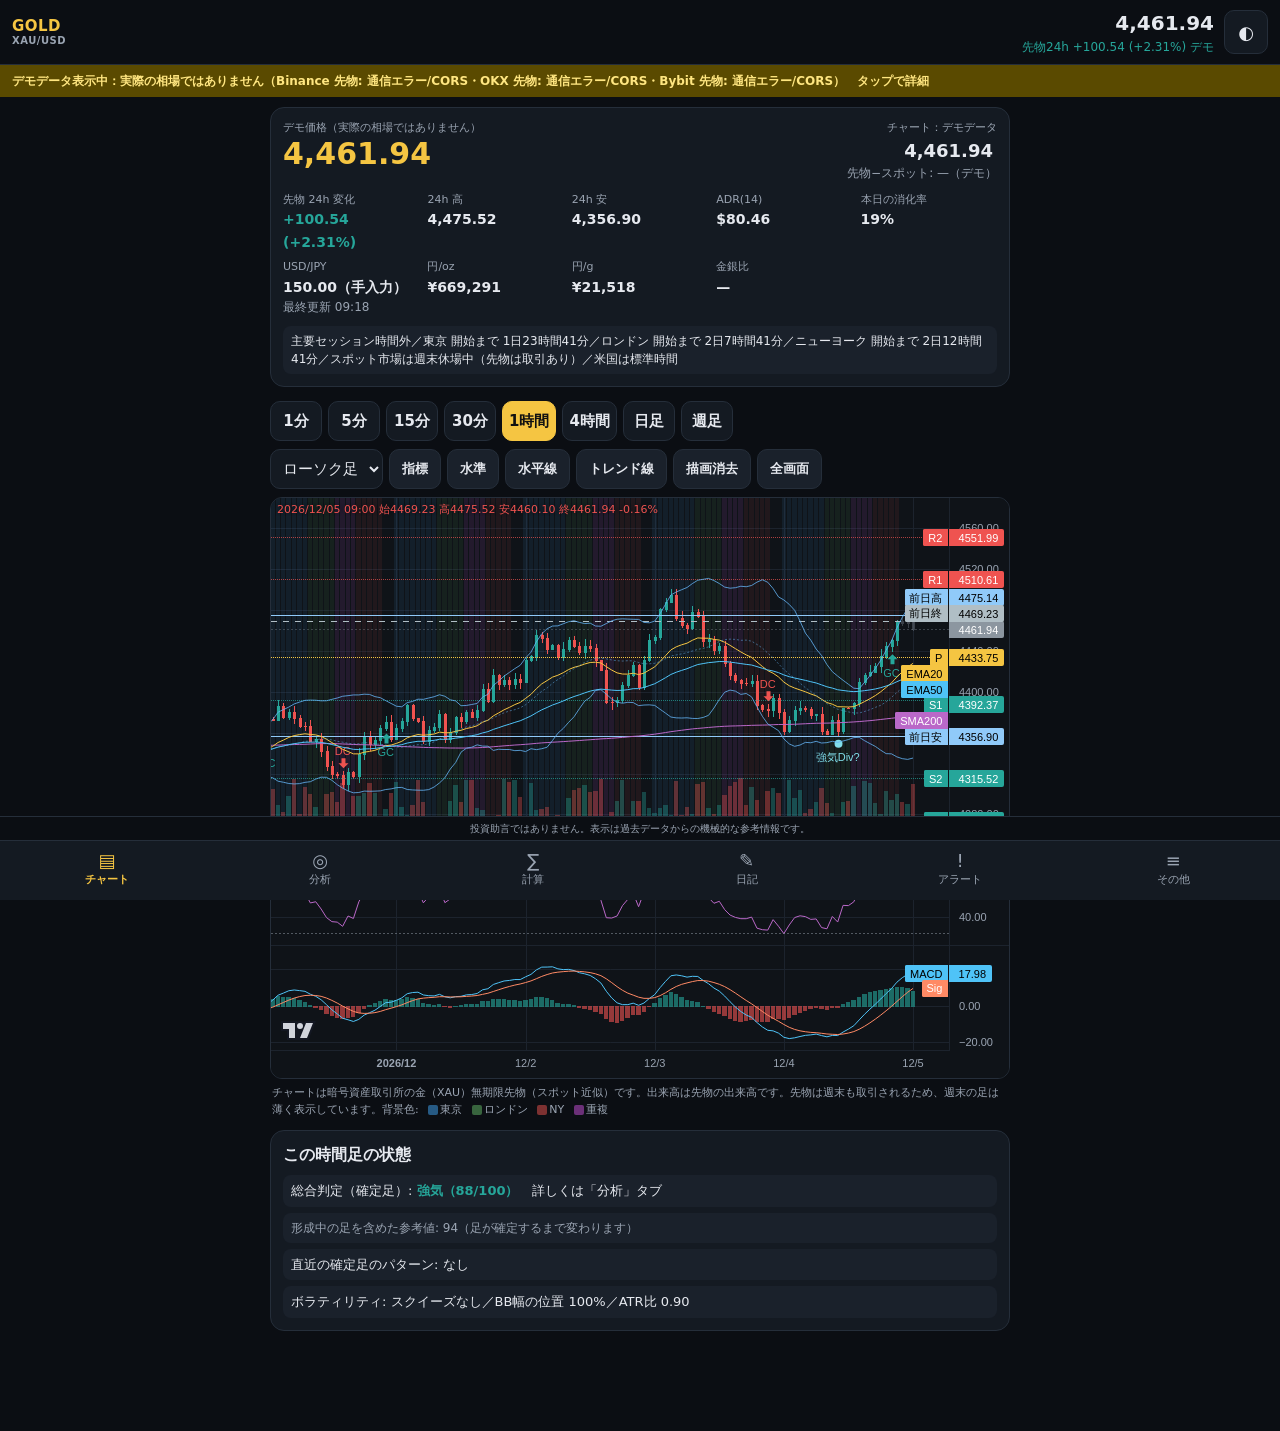
<file: index.html>
<!doctype html>
<html lang="ja" data-theme="dark">
<head>
<meta charset="utf-8">
<meta http-equiv="Content-Security-Policy" content="default-src 'self'; script-src 'self'; style-src 'self' 'unsafe-inline'; img-src 'self' data:; connect-src 'self' https://fapi.binance.com https://www.okx.com https://api.bybit.com https://api.twelvedata.com https://api.gold-api.com https://api.frankfurter.dev https://open.er-api.com https://xaus.com https://api.rss2json.com; manifest-src 'self'; worker-src 'self'; object-src 'none'; base-uri 'self'; form-action 'none'">
<meta name="viewport" content="width=device-width, initial-scale=1, viewport-fit=cover">
<meta name="theme-color" content="#0f1218">
<meta name="description" content="XAU/USD（ゴールド）の相場分析補助ツール。投資助言ではありません。">
<meta name="apple-mobile-web-app-capable" content="yes">
<meta name="apple-mobile-web-app-status-bar-style" content="black-translucent">
<meta name="apple-mobile-web-app-title" content="GOLD分析">
<title>GOLD 相場分析</title>
<link rel="manifest" href="./manifest.webmanifest">
<link rel="icon" href="./icons/icon.svg" type="image/svg+xml">
<link rel="apple-touch-icon" href="./icons/icon-192.png">
<link rel="stylesheet" href="./css/style.css">
</head>
<body>
<header class="topbar">
  <div class="brand">GOLD<span>XAU/USD</span></div>
  <div class="top-price">
    <div id="hdrPrice" class="hdr-price">—</div>
    <div id="hdrChange" class="hdr-change">—</div>
  </div>
  <button id="btnTheme" class="icon-btn" aria-label="テーマ切替" title="テーマ切替">◐</button>
</header>
<button id="sourceBar" class="source-bar" type="button">データ取得中…</button>
<div id="updateBar" class="update-bar" role="status" hidden>新しい版があります <button class="btn sm primary" id="btnUpdate" type="button">更新する</button></div>

<main>
<!-- ============ チャート ============ -->
<section id="tab-chart" class="tab active" aria-label="チャート">
  <div class="price-card card">
    <div class="pc-row">
      <div>
        <div id="spotLabel" class="label">スポット参考値 gold-api.com</div>
        <div id="spotPrice" class="big-price">—</div>
      </div>
      <div class="pc-right">
        <div id="futLabel" class="label">チャート：—</div>
        <div class="mid-price"><span id="futPrice">—</span><span id="futStale" class="stale-note"></span></div>
        <div id="basisText" class="small">先物−スポット: —</div>
      </div>
    </div>
    <div class="pc-grid">
      <div><span class="label">先物 24h 変化</span><b id="chg24">—</b></div>
      <div><span class="label">24h 高</span><b id="hi24">—</b></div>
      <div><span class="label">24h 安</span><b id="lo24">—</b></div>
      <div><span class="label">ADR(14)</span><b id="adrVal">—</b></div>
      <div><span class="label">本日の消化率</span><b id="adrProg">—</b></div>
      <div><span class="label">USD/JPY</span><b id="usdjpy">—</b></div>
      <div><span class="label">円/oz</span><b id="yenOz">—</b></div>
      <div><span class="label">円/g</span><b id="yenG">—</b></div>
      <div><span class="label">金銀比</span><b id="gsr">—</b></div>
    </div>
    <div id="pcUpdated" class="small"></div>
    <div id="sessionClock" class="session-clock">セッション: —</div>
  </div>

  <div class="tf-bar" id="tfBar" role="tablist" aria-label="時間足"></div>
  <div class="toolbar">
    <select id="chartType" aria-label="チャートの種類">
      <option value="candle">ローソク足</option>
      <option value="heikin">平均足</option>
      <option value="line">ライン</option>
      <option value="area">エリア</option>
    </select>
    <button class="btn sm" id="btnIndicators">指標</button>
    <button class="btn sm" id="btnLevels">水準</button>
    <button class="btn sm toggle" id="btnHline" aria-pressed="false">水平線</button>
    <button class="btn sm toggle" id="btnTrend" aria-pressed="false">トレンド線</button>
    <button class="btn sm" id="btnClearDraw">描画消去</button>
    <button class="btn sm" id="btnFull">全画面</button>
  </div>
  <div class="chart-wrap" id="chartWrap">
    <div id="legend" class="legend">—</div>
    <button class="btn sm fs-close" id="btnFsClose">閉じる</button>
    <div id="chart" class="chart"></div>
    <div id="chartMsg" class="chart-msg" hidden></div>
  </div>
  <p class="note">チャートは暗号資産取引所の金（XAU）無期限先物（スポット近似）です。出来高は先物の出来高です。先物は週末も取引されるため、週末の足は<span id="weekendNote">薄く表示</span>しています。背景色: <span class="sw tokyo"></span>東京 <span class="sw london"></span>ロンドン <span class="sw ny"></span>NY <span class="sw ov"></span>重複</p>
  <div class="card">
    <h3>この時間足の状態</h3>
    <div id="chartInfo" class="info-list"></div>
  </div>
</section>

<!-- ============ 分析 ============ -->
<section id="tab-analysis" class="tab" aria-label="分析">
  <div class="card">
    <h2>総合判定 <small id="compTf"></small></h2>
    <div class="gauge"><div id="gaugeFill" class="gauge-fill"></div><div id="gaugeMark" class="gauge-mark"></div></div>
    <div class="gauge-labels"><span>弱気</span><span>中立</span><span>強気</span></div>
    <div class="comp-head"><span id="compScore" class="comp-score">—</span><span id="compLabel" class="pill">—</span></div>
    <p id="compLive" class="small note-dim"></p>
    <p id="compSummary" class="summary"></p>
    <ul id="compReasons" class="reasons"></ul>
    <p class="disclaimer-inline">これは過去の価格から機械的に計算した参考情報で、将来の値動きや売買を示すものではありません。</p>
  </div>
  <div class="card">
    <h3>指標ごとの判定</h3>
    <table class="tbl"><thead><tr><th>指標</th><th>値</th><th>傾向</th><th>重み</th></tr></thead><tbody id="judgeTable"></tbody></table>
    <h4>参考（スコアに含めない）</h4>
    <table class="tbl"><tbody id="refTable"></tbody></table>
  </div>
  <div class="card">
    <h3>マルチタイムフレーム</h3>
    <p class="small">5分〜日足の総合判定を順番に取得します（取得間隔 300ms）。</p>
    <button class="btn" id="btnMtf">読み込む</button>
    <div class="tbl-wrap"><table class="tbl"><thead><tr><th>足</th><th>判定</th><th>スコア</th><th>RSI</th><th>MACD</th><th>ADX</th></tr></thead><tbody id="mtfTable"></tbody></table></div>
    <p id="mtfAgree" class="small"></p>
  </div>
  <div class="card">
    <h3>シグナル・パターン・ボラティリティ</h3>
    <div id="signalList" class="info-list"></div>
  </div>
  <div class="card">
    <h3>水準</h3>
    <div class="seg" id="pivotSeg">
      <button data-m="classic" class="on">クラシック</button><button data-m="fibonacci">フィボ</button><button data-m="camarilla">カマリラ</button>
    </div>
    <p id="levelSource" class="small"></p>
    <table class="tbl"><tbody id="pivotTable"></tbody></table>
    <h4>前日・前週・前月の高安</h4>
    <table class="tbl"><tbody id="prevHLTable"></tbody></table>
    <h4>サポート/レジスタンス（自動）</h4>
    <table class="tbl"><tbody id="srTable"></tbody></table>
    <h4>フィボナッチ（直近100本・自動）</h4>
    <table class="tbl"><tbody id="fibTable"></tbody></table>
    <h4>ラウンドナンバー</h4>
    <p id="roundText" class="small"></p>
  </div>
  <div class="card">
    <h3>統計</h3>
    <table class="tbl"><tbody id="statsTable"></tbody></table>
    <h4>期間リターン（日足）</h4>
    <table class="tbl"><tbody id="returnsTable"></tbody></table>
    <h4>時間帯別の平均値幅（JST・1時間足）</h4>
    <div id="heatmap" class="heatmap"></div>
    <h4>曜日別の平均値幅（JST）</h4>
    <div id="weekdayBars" class="bars"></div>
    <h4>季節性（月別の平均騰落率・xaus.com 5年日足）</h4>
    <button class="btn sm" id="btnSeason">読み込む</button>
    <div id="seasonBars" class="bars"></div>
    <h4>相関（日次リターン）・ドル指数</h4>
    <button class="btn sm" id="btnCorr">読み込む</button>
    <table class="tbl"><tbody id="corrTable"></tbody></table>
  </div>
  <div class="card">
    <h3>先物の建玉・資金調達率</h3>
    <table class="tbl"><tbody id="derivTable"></tbody></table>
  </div>
</section>

<!-- ============ 計算 ============ -->
<section id="tab-tools" class="tab" aria-label="計算">
  <div class="card">
    <h3>ロット・リスク計算</h3>
    <div class="form">
      <label>口座残高<input id="lotBalance" inputmode="decimal"></label>
      <label>口座通貨<select id="lotCurrency"><option value="JPY">円</option><option value="USD">ドル</option></select></label>
      <label>許容損失 %<input id="lotRisk" inputmode="decimal"></label>
      <label>売買<select id="lotSide"><option value="buy">買い</option><option value="sell">売り</option></select></label>
      <label>エントリー価格<input id="lotEntry" inputmode="decimal"></label>
      <label>損切り価格<input id="lotStop" inputmode="decimal"></label>
      <label>USD/JPY（空欄なら自動）<input id="lotUsdJpy" inputmode="decimal"></label>
    </div>
    <div class="btn-row"><button class="btn sm" id="btnLotNow">現在値とATRで埋める</button></div>
    <div id="lotResult" class="result"></div>
    <p class="small" id="lotNote"></p>
  </div>
  <div class="card">
    <h3>ATR 基準の損切り・利確の目安</h3>
    <div class="form">
      <label>売買<select id="atrSide"><option value="buy">買い</option><option value="sell">売り</option></select></label>
      <label>エントリー<input id="atrEntry" inputmode="decimal"></label>
      <label>ATR(14)<input id="atrValue" inputmode="decimal"></label>
      <label>倍率<input id="atrMult" inputmode="decimal"></label>
    </div>
    <div class="btn-row"><button class="btn sm" id="btnAtrRefill" type="button">ATR から入れ直す</button></div>
    <div id="atrResult" class="result"></div>
    <h4>リスクリワード比</h4>
    <div class="form">
      <label>損切り<input id="rrStop" inputmode="decimal"></label>
      <label>利確<input id="rrTarget" inputmode="decimal"></label>
    </div>
    <div id="rrResult" class="result"></div>
  </div>
  <div class="card">
    <h3>pips・損益計算</h3>
    <div class="form">
      <label>売買<select id="pnlSide"><option value="buy">買い</option><option value="sell">売り</option></select></label>
      <label>エントリー<input id="pnlEntry" inputmode="decimal"></label>
      <label>決済<input id="pnlExit" inputmode="decimal"></label>
      <label>ロット<input id="pnlLots" inputmode="decimal" value="0.1"></label>
    </div>
    <div id="pnlResult" class="result"></div>
  </div>
  <div class="card">
    <h3>必要証拠金</h3>
    <div class="form">
      <label>ロット<input id="mgLots" inputmode="decimal" value="0.1"></label>
      <label>価格<input id="mgPrice" inputmode="decimal"></label>
      <label>レバレッジ<input id="mgLev" inputmode="decimal"></label>
    </div>
    <div id="mgResult" class="result"></div>
  </div>
  <p class="small">1 lot の oz 数・pip の大きさ・ロット刻みは業者により異なります。「その他 → 設定」で変更できます。計算結果は目安です。</p>
</section>

<!-- ============ 日記 ============ -->
<section id="tab-journal" class="tab" aria-label="トレード日記">
  <div class="card">
    <h3>トレードを記録</h3>
    <div class="form">
      <label>日時<input id="jDate" type="datetime-local"></label>
      <label>売買<select id="jSide"><option value="buy">買い</option><option value="sell">売り</option></select></label>
      <label>エントリー<input id="jEntry" inputmode="decimal"></label>
      <label>決済<input id="jExit" inputmode="decimal"></label>
      <label>ロット<input id="jLots" inputmode="decimal" value="0.1"></label>
      <label>損益（空欄なら自動計算・口座通貨）<input id="jPnl" inputmode="decimal"></label>
    </div>
    <label class="full">メモ<textarea id="jMemo" rows="2" maxlength="500"></textarea></label>
    <div class="btn-row"><button class="btn primary" id="btnJAdd">記録する</button></div>
  </div>
  <div class="card">
    <h3>成績</h3>
    <div id="jStats" class="stat-grid"></div>
    <canvas id="jChart" class="pnl-canvas" width="600" height="220" aria-label="累積損益グラフ"></canvas>
  </div>
  <div class="card">
    <h3>履歴</h3>
    <div id="jList" class="j-list"></div>
  </div>
</section>

<!-- ============ アラート ============ -->
<section id="tab-alerts" class="tab" aria-label="アラートとカレンダー">
  <div class="card">
    <h3>価格アラート</h3>
    <div class="form">
      <label>価格<input id="alPrice" inputmode="decimal"></label>
      <label>条件<select id="alDir"><option value="above">上抜け（以上）</option><option value="below">下抜け（以下）</option></select></label>
    </div>
    <div class="btn-row"><button class="btn primary" id="btnAlAdd">追加</button></div>
    <div id="alList" class="j-list"></div>
  </div>
  <div class="card">
    <h3>指標アラート（表示中の時間足）</h3>
    <label class="chk"><input type="checkbox" id="alRsi"> RSI が 70 / 30 を抜けたとき</label>
    <label class="chk"><input type="checkbox" id="alEma"> EMA 短期/長期のクロス</label>
    <label class="chk"><input type="checkbox" id="alSt"> スーパートレンドの向きが変わったとき</label>
    <h4>通知方法</h4>
    <label class="chk"><input type="checkbox" id="alNotify"> ブラウザ通知</label>
    <label class="chk"><input type="checkbox" id="alSound"> 音</label>
    <label class="chk"><input type="checkbox" id="alVibrate"> バイブ（対応端末のみ）</label>
    <div class="btn-row"><button class="btn sm" id="btnNotifyPerm">通知を許可する</button><button class="btn sm" id="btnTestAlert">テスト</button></div>
    <p class="small">通知はアプリを開いている間（またはバックグラウンドで動作が続いている間）だけ届きます。サーバーを使わないため、アプリを閉じた後のプッシュ通知はできません。</p>
  </div>
  <div class="card">
    <h3>経済指標カレンダー</h3>
    <p class="small">ゴールドに影響しやすい米指標の予定です。日程は目安なので公式発表で確認し、必要に応じて編集してください。時刻は日本時間。</p>
    <div id="calList" class="j-list"></div>
    <h4>予定を追加</h4>
    <div class="form">
      <label>日時（JST）<input id="calDate" type="datetime-local"></label>
      <label>名前<input id="calName" maxlength="60"></label>
      <label>重要度<select id="calImp"><option value="3">高</option><option value="2">中</option><option value="1">低</option></select></label>
      <label>事前通知（分前）<input id="calMin" inputmode="numeric"></label>
    </div>
    <label class="full">ゴールドへの影響メモ<input id="calMemo" maxlength="120"></label>
    <div class="btn-row"><button class="btn primary" id="btnCalAdd">追加</button><button class="btn sm" id="btnCalReset">既定の予定に戻す</button></div>
  </div>
  <div class="card">
    <h3>ニュース（RSS）</h3>
    <p class="small">rss2json.com 経由で RSS を読み込みます（任意機能。無料枠の回数は未確認）。</p>
    <button class="btn sm" id="btnNews">読み込む</button>
    <ul id="newsList" class="news"></ul>
  </div>
</section>

<!-- ============ その他 ============ -->
<section id="tab-more" class="tab" aria-label="設定とヘルプ">
  <div class="card">
    <h3>データ</h3>
    <div class="form">
      <label>データソース<select id="setSource">
        <option value="auto">自動（Binance→OKX→Bybit→デモ）</option>
        <option value="binance">Binance 先物のみ</option>
        <option value="okx">OKX 先物のみ</option>
        <option value="bybit">Bybit 先物のみ</option>
        <option value="twelvedata">Twelve Data（キー必要）</option>
        <option value="demo">デモデータ</option>
      </select></label>
      <label>現在値の更新（秒）<input id="setPriceInt" inputmode="numeric"></label>
      <label>Twelve Data APIキー（任意）<input id="setApiKey" type="password" autocomplete="off" placeholder="未設定"></label>
    </div>
    <p class="small">APIキーはこの端末の localStorage にだけ保存され、エクスポートには含まれません。キーが無くても無料の公開データで動きます。</p>
    <div class="btn-row"><button class="btn sm" id="btnResetBlocked">地域制限の記録をリセット</button><button class="btn sm" id="btnClearCache">キャッシュを消去</button></div>
  </div>
  <div class="card">
    <h3>取引条件</h3>
    <div class="form">
      <label>口座通貨<select id="setCurrency"><option value="JPY">円</option><option value="USD">ドル</option></select></label>
      <label>USD/JPY 自動取得<select id="setUsdJpyAuto"><option value="1">する</option><option value="0">しない</option></select></label>
      <label>USD/JPY（手入力・取得失敗時）<input id="setUsdJpy" inputmode="decimal"></label>
      <label>口座残高<input id="setBalance" inputmode="decimal"></label>
      <label>許容損失 %<input id="setRisk" inputmode="decimal"></label>
      <label>1 lot の oz 数<input id="setContract" inputmode="decimal"></label>
      <label>ロット刻み<input id="setLotStep" inputmode="decimal"></label>
      <label>最小ロット<input id="setMinLot" inputmode="decimal"></label>
      <label>最大ロット<input id="setMaxLot" inputmode="decimal"></label>
      <label>1 pip の大きさ（$）<input id="setPip" inputmode="decimal"></label>
      <label>レバレッジ<input id="setLev" inputmode="decimal"></label>
      <label>ATR 損切り倍率<input id="setAtrMult" inputmode="decimal"></label>
      <label>利確の RR（カンマ区切り）<input id="setRR"></label>
    </div>
  </div>
  <div class="card">
    <h3>表示</h3>
    <div class="form">
      <label>テーマ<select id="setTheme"><option value="dark">ダーク</option><option value="light">ライト</option></select></label>
      <label>週末の足<select id="setWeekend"><option value="dim">薄く表示</option><option value="hide">非表示</option><option value="show">通常表示</option></select></label>
      <label>セッション背景色<select id="setSessionBg"><option value="1">表示</option><option value="0">非表示</option></select></label>
    </div>
  </div>
  <div class="card">
    <h3>総合判定の重み</h3>
    <div class="form" id="weightsForm"></div>
    <button class="btn sm" id="btnWeightsReset">既定に戻す</button>
  </div>
  <div class="card">
    <h3>設定のエクスポート / インポート</h3>
    <label class="chk"><input type="checkbox" id="expJournal"> トレード日記も含める</label>
    <div class="btn-row"><button class="btn sm" id="btnExport">エクスポート（JSON）</button><label class="btn sm file-btn">インポート<input type="file" id="fileImport" accept="application/json,.json" hidden></label></div>
    <p id="importResult" class="small"></p>
    <div class="btn-row"><button class="btn sm" id="btnUndoImport" type="button" hidden>インポート前に戻す</button></div>
  </div>
  <div class="card">
    <h3>ヘルプ・用語集</h3>
    <details><summary>SMA / EMA（移動平均）</summary><p>一定期間の終値の平均。価格が線の上なら上昇基調、下なら下降基調の目安。短期線が長期線を上抜けるとゴールデンクロス（GC）、下抜けるとデッドクロス（DC）。</p></details>
    <details><summary>ボリンジャーバンド</summary><p>移動平均 ± 標準偏差×2。バンド幅が狭まる（スクイーズ）と、その後に値動きが大きくなりやすいと言われます。%B は価格がバンドのどこにあるか（0=下限、1=上限）。</p></details>
    <details><summary>一目均衡表</summary><p>転換線(9)・基準線(26)・先行スパン A/B（26本先にずらす＝雲）・遅行スパン（26本前にずらす）。価格が雲の上なら上昇寄り。</p></details>
    <details><summary>パラボリック SAR / スーパートレンド</summary><p>トレンド追随型の指標。点（線）が価格の下なら上昇トレンド、上なら下降トレンド。反転位置は損切りの目安としても使われます。</p></details>
    <details><summary>RSI</summary><p>0〜100 の値で、70 以上は買われすぎ、30 以下は売られすぎの目安。強いトレンドでは張り付くことがあります。</p></details>
    <details><summary>MACD</summary><p>EMA12 と EMA26 の差。シグナル線（MACD の EMA9）より上なら上昇の勢い。ヒストグラムは差の大きさ。</p></details>
    <details><summary>ストキャスティクス</summary><p>直近14本の高安の中で終値がどこにあるか。80 以上・20 以下で %K と %D がクロスすると反転の兆しとされます。</p></details>
    <details><summary>ADX / DMI</summary><p>ADX はトレンドの強さ（25 以上で強い、20 未満で弱い）。+DI が −DI より上なら上昇方向。</p></details>
    <details><summary>ATR / ADR</summary><p>ATR は1本あたりの平均的な値幅。損切り幅の目安に使われます。ADR は平均日次値幅で、本日の消化率が 100% に近いと残りの値幅は小さいことが多いです。</p></details>
    <details><summary>CCI / ウィリアムズ%R / ROC / モメンタム</summary><p>いずれも勢いを見るオシレーター。CCI は ±100、%R は −20/−80 が目安。ROC・モメンタムは 0 より上で上向き。</p></details>
    <details><summary>VWAP</summary><p>出来高加重平均価格（日本時間 9:00＝UTC 0時にリセット）。日中の平均的な取引コストの目安。ここでの出来高は先物の出来高です。</p></details>
    <details><summary>ピボット</summary><p>前日の高値・安値・終値から計算する当日の目安ライン（P・R1〜3・S1〜3）。カマリラは終値中心の狭いライン。</p></details>
    <details><summary>フィボナッチ・リトレースメント</summary><p>直近の高値と安値の間を 23.6% / 38.2% / 50% / 61.8% などで区切った押し目・戻りの目安。</p></details>
    <details><summary>ダイバージェンス</summary><p>価格は安値（高値）を更新したのに RSI は更新しない状態。勢いの衰えの可能性を示します（「可能性」の表示です）。</p></details>
    <details><summary>先物とスポット・週末の足</summary><p>チャートは暗号資産取引所の金の無期限先物で、スポット価格とは数ドルずれることがあります（ベーシス）。先物は週末も動くため、FX 業者の MT4 等とは週末を含む期間の指標値がずれます。</p></details>
    <details><summary>セッション</summary><p>東京 9:00–18:00、ロンドン 8:00–17:00（現地）、NY 8:00–17:00（現地）。夏時間は自動で反映します。ロンドンと NY の重複時間帯は値動きが大きくなりやすいとされます。</p></details>
  </div>
  <div class="card">
    <h3>免責事項</h3>
    <p class="small">本アプリは相場分析の補助ツールであり、投資助言ではありません。表示される判定・シグナル・数値は過去の価格から機械的に計算した参考情報で、将来の値動きや利益を保証するものではありません。データは無料の公開 API から取得しており、遅延・誤り・欠落の可能性があります。取引の判断はご自身の責任で行ってください。</p>
    <p class="small">データ: Binance / OKX / Bybit（先物）、gold-api.com（スポット）、frankfurter（api.frankfurter.dev）・open.er-api.com（為替）、xaus.com（長期日足）。チャート: TradingView Lightweight Charts（下記）。</p>
    <h4>チャートライブラリ</h4>
    <p class="small">TradingView Lightweight Charts™ v5.2.0<br>Copyright (с) 2025 TradingView, Inc. <a href="https://www.tradingview.com/" target="_blank" rel="noopener noreferrer">https://www.tradingview.com/</a><br>ライセンス: Apache License 2.0（<a href="./vendor/lightweight-charts.LICENSE.txt" target="_blank" rel="noopener">vendor/lightweight-charts.LICENSE.txt</a>・<a href="./vendor/lightweight-charts.NOTICE.txt" target="_blank" rel="noopener">NOTICE</a>）。本アプリに同梱し、改変せずに使っています。</p>
    <p class="small"><a href="./tests.html">計算関数のテストを開く</a></p>
  </div>
</section>
</main>

<p class="disclaimer">投資助言ではありません。表示は過去データからの機械的な参考情報です。</p>

<nav class="bottom-nav" aria-label="メニュー">
  <button data-tab="chart" class="active"><span class="ni">▤</span>チャート</button>
  <button data-tab="analysis"><span class="ni">◎</span>分析</button>
  <button data-tab="tools"><span class="ni">∑</span>計算</button>
  <button data-tab="journal"><span class="ni">✎</span>日記</button>
  <button data-tab="alerts"><span class="ni">!</span>アラート</button>
  <button data-tab="more"><span class="ni">≡</span>その他</button>
</nav>

<dialog id="dlgIndicators" class="sheet">
  <form method="dialog" class="sheet-inner">
    <h3>指標の表示とパラメータ</h3>
    <div id="indForm"></div>
    <div class="btn-row"><button class="btn primary" value="ok">閉じる</button></div>
  </form>
</dialog>
<dialog id="dlgLevels" class="sheet">
  <form method="dialog" class="sheet-inner">
    <h3>水準・マーカー</h3>
    <div id="lvForm"></div>
    <div class="btn-row"><button class="btn primary" value="ok">閉じる</button></div>
  </form>
</dialog>
<dialog id="dlgSource" class="sheet">
  <form method="dialog" class="sheet-inner">
    <h3>データソースの状態</h3>
    <div id="srcDetail"></div>
    <div class="btn-row"><button class="btn sm" id="btnRetry" value="retry">今すぐ再取得</button><button class="btn primary" value="ok">閉じる</button></div>
  </form>
</dialog>
<dialog id="dlgImport" class="sheet">
  <form method="dialog" class="sheet-inner">
    <h3>インポートの確認</h3>
    <p class="small">取り込み方を選んでください。日記などは「追加」にすると今の記録を残します。</p>
    <label class="chk"><input type="radio" name="impMode" value="replace" checked> 置き換え（ファイルの内容にする）</label>
    <label class="chk"><input type="radio" name="impMode" value="merge"> 追加（同じ記録は除く）</label>
    <ul id="impPlan" class="reasons small"></ul>
    <p class="small">取り込む前の状態は自動で保存します。「その他 → インポート前に戻す」で 1 回だけ元に戻せます。</p>
    <div class="btn-row"><button class="btn sm" value="cancel">やめる</button><button class="btn primary" value="ok">取り込む</button></div>
  </form>
</dialog>
<div id="toast" class="toast" role="status" aria-live="polite"></div>

<script type="module" src="./js/app.js"></script>
</body>
</html>
</file>
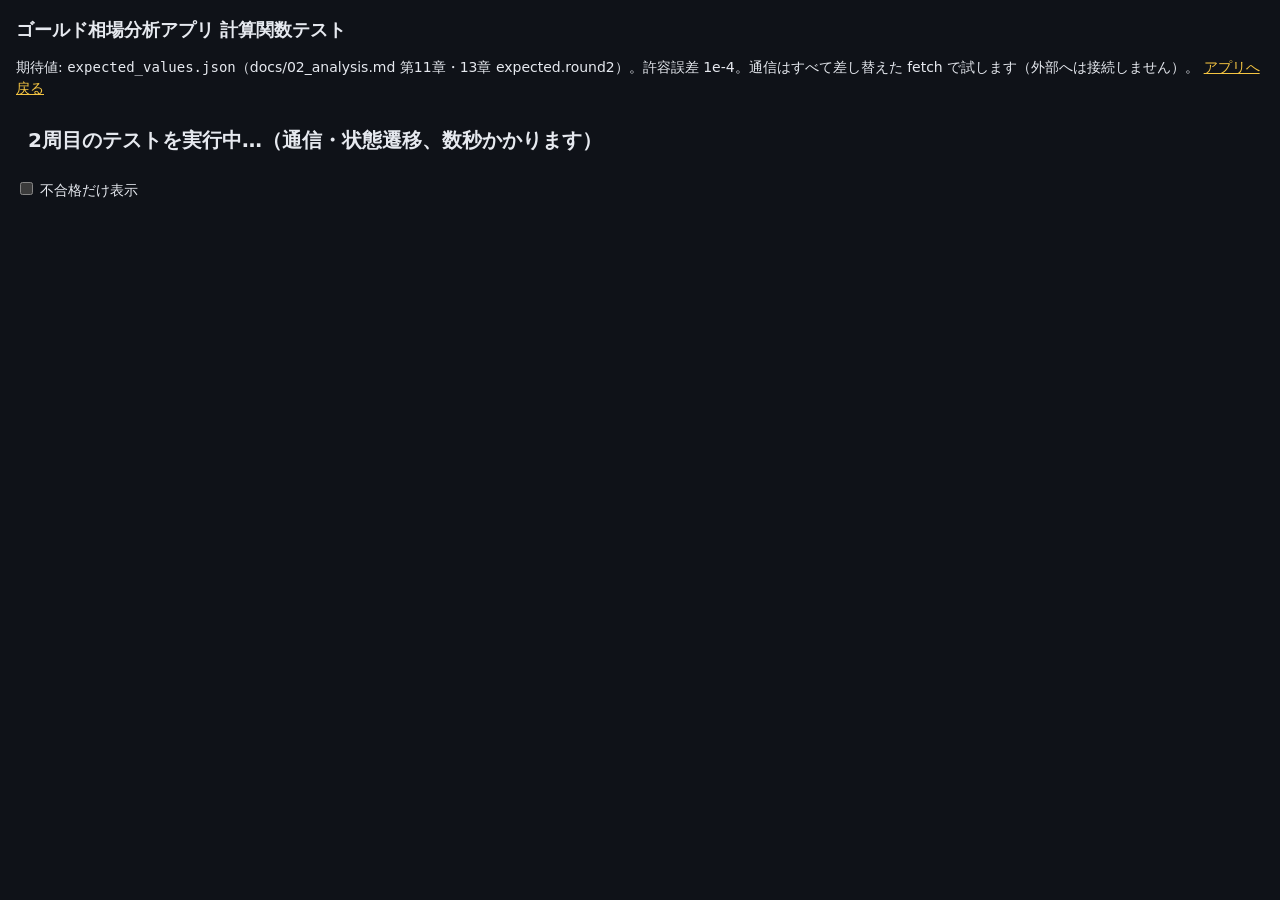
<file: tests.html>
<!doctype html>
<html lang="ja">
<head>
<meta charset="utf-8">
<meta http-equiv="Content-Security-Policy" content="default-src 'self'; script-src 'self'; style-src 'self' 'unsafe-inline'; img-src 'self' data:; connect-src 'self' https://fapi.binance.com https://www.okx.com https://api.bybit.com https://api.twelvedata.com https://api.gold-api.com https://api.frankfurter.dev https://open.er-api.com https://xaus.com https://api.rss2json.com; manifest-src 'self'; worker-src 'self'; object-src 'none'; base-uri 'self'; form-action 'none'">
<meta name="viewport" content="width=device-width, initial-scale=1">
<title>計算関数テスト</title>
<style>
  :root { color-scheme: dark; }
  body { margin: 0; padding: 16px; background: #0f1218; color: #e6e9ef; font: 14px/1.5 system-ui, -apple-system, "Hiragino Sans", "Noto Sans JP", sans-serif; }
  h1 { font-size: 18px; margin: 0 0 8px; }
  .sum { font-size: 20px; font-weight: 700; padding: 12px; border-radius: 10px; margin: 8px 0 12px; }
  .sum.pass { background: #12341f; color: #6ee79a; }
  .sum.fail { background: #3a1517; color: #ff8a8a; }
  table { width: 100%; border-collapse: collapse; font-size: 12px; }
  td { border-bottom: 1px solid #222a36; padding: 4px 6px; vertical-align: top; word-break: break-all; }
  tr.ok td:first-child { color: #6ee79a; white-space: nowrap; }
  tr.ng td { background: #2a1214; }
  tr.ng td:first-child { color: #ff8a8a; white-space: nowrap; }
  a { color: #f5c542; }
</style>
</head>
<body>
<h1>ゴールド相場分析アプリ 計算関数テスト</h1>
<p>期待値: <code>expected_values.json</code>（docs/02_analysis.md 第11章・13章 expected.round2）。許容誤差 1e-4。通信はすべて差し替えた fetch で試します（外部へは接続しません）。 <a href="./index.html">アプリへ戻る</a></p>
<div id="summary" class="sum">実行中…</div>
<label><input type="checkbox" id="onlyFail"> 不合格だけ表示</label>
<table><tbody id="rows"></tbody></table>
<script type="module" src="./js/tests.js"></script>
</body>
</html>
</file>
<file: css/style.css>
:root {
  --bg: #0b0e13; --card: #141a22; --card2: #1a212b; --line: #252e3a; --grid: #1c232d; --chart-bg: #0f1318;
  --text: #e6e9ef; --text-dim: #9aa4b2; --gold: #f5c542; --up: #26a69a; --down: #ef5350; --warn: #f5c542;
  --demo-bg: #5a4a00; --demo-fg: #ffe680; --cache-bg: #2f3540; --ok-bg: #12261d; --ok-fg: #8de0b3;
  --nav-h: 60px; color-scheme: dark;
}
[data-theme="light"] {
  --bg: #f3f5f8; --card: #ffffff; --card2: #f0f2f6; --line: #d9dee6; --grid: #e8ecf1; --chart-bg: #ffffff;
  --text: #1a1f27; --text-dim: #5d6775; --gold: #b8860b; --demo-bg: #fff3b0; --demo-fg: #5a4500; --cache-bg: #dde2ea;
  --ok-bg: #e3f5ec; --ok-fg: #1d6b45; color-scheme: light;
}
* { box-sizing: border-box; }
html, body { margin: 0; background: var(--bg); color: var(--text); }
body { font: 15px/1.5 system-ui, -apple-system, "Hiragino Sans", "Noto Sans JP", "Yu Gothic UI", sans-serif; padding-bottom: calc(var(--nav-h) + 28px + env(safe-area-inset-bottom)); -webkit-text-size-adjust: 100%; overflow-x: hidden; }
h2 { font-size: 18px; margin: 0 0 8px; } h3 { font-size: 16px; margin: 0 0 8px; } h4 { font-size: 14px; margin: 14px 0 6px; color: var(--text-dim); }
small, .small { font-size: 12px; color: var(--text-dim); }
a { color: var(--gold); }
button, select, input, textarea { font: inherit; color: inherit; }

.topbar { position: sticky; top: 0; z-index: 20; display: flex; align-items: center; gap: 10px; padding: calc(8px + env(safe-area-inset-top)) 12px 8px; background: var(--bg); border-bottom: 1px solid var(--line); }
.brand { font-weight: 800; color: var(--gold); letter-spacing: .5px; display: flex; flex-direction: column; line-height: 1.1; }
.brand span { font-size: 10px; color: var(--text-dim); font-weight: 600; }
.top-price { flex: 1; text-align: right; }
.hdr-price { font-size: 20px; font-weight: 700; font-variant-numeric: tabular-nums; }
.hdr-change { font-size: 12px; font-variant-numeric: tabular-nums; }
.icon-btn { min-width: 44px; min-height: 44px; border-radius: 10px; border: 1px solid var(--line); background: var(--card); font-size: 18px; }
.source-bar { display: block; width: 100%; text-align: left; border: 0; padding: 6px 12px; font-size: 12px; background: var(--ok-bg); color: var(--ok-fg); cursor: pointer; min-height: 32px; }
.source-bar.demo { background: var(--demo-bg); color: var(--demo-fg); font-weight: 700; }
.source-bar.cache { background: var(--cache-bg); color: var(--text); }

main { padding: 10px 10px 0; max-width: 760px; margin: 0 auto; }
.tab { display: none; } .tab.active { display: block; }
.card { background: var(--card); border: 1px solid var(--line); border-radius: 14px; padding: 12px; margin-bottom: 12px; }
.label { font-size: 11px; color: var(--text-dim); display: block; }
.up { color: var(--up) !important; } .down { color: var(--down) !important; }
.note { font-size: 11px; color: var(--text-dim); margin: 6px 2px 12px; }
.sw { display: inline-block; width: 10px; height: 10px; border-radius: 2px; vertical-align: middle; margin: 0 2px 0 6px; }
.sw.tokyo { background: rgba(66,165,245,.5); } .sw.london { background: rgba(102,187,106,.5); } .sw.ny { background: rgba(239,83,80,.5); } .sw.ov { background: rgba(171,71,188,.6); }

.price-card .pc-row { display: flex; justify-content: space-between; gap: 8px; }
.big-price { font-size: 30px; font-weight: 800; font-variant-numeric: tabular-nums; color: var(--gold); line-height: 1.15; }
.mid-price { font-size: 18px; font-weight: 700; font-variant-numeric: tabular-nums; }
.pc-right { text-align: right; }
.pc-grid { display: grid; grid-template-columns: repeat(3, 1fr); gap: 6px 8px; margin-top: 10px; }
.pc-grid b { font-size: 14px; font-variant-numeric: tabular-nums; }
.session-clock { margin-top: 10px; font-size: 12px; padding: 6px 8px; border-radius: 8px; background: var(--card2); }

.tf-bar { display: flex; gap: 6px; overflow-x: auto; padding: 2px 0 8px; scrollbar-width: none; }
.tf-bar::-webkit-scrollbar { display: none; }
.tf-bar button { flex: 0 0 auto; min-width: 52px; min-height: 40px; border-radius: 10px; border: 1px solid var(--line); background: var(--card); font-weight: 600; }
.tf-bar button.on { background: var(--gold); color: #111; border-color: var(--gold); }
.toolbar { display: flex; flex-wrap: wrap; gap: 6px; margin-bottom: 8px; }
.toolbar select { min-height: 40px; border-radius: 10px; border: 1px solid var(--line); background: var(--card); padding: 0 8px; }

.btn { min-height: 44px; padding: 0 16px; border-radius: 10px; border: 1px solid var(--line); background: var(--card2); font-weight: 600; cursor: pointer; display: inline-flex; align-items: center; justify-content: center; }
.btn.sm { min-height: 40px; padding: 0 12px; font-size: 13px; }
.btn.primary { background: var(--gold); color: #111; border-color: var(--gold); }
.btn.toggle[aria-pressed="true"] { background: #3d6df2; color: #fff; border-color: #3d6df2; }
.btn.danger { color: var(--down); }
.btn-row { display: flex; flex-wrap: wrap; gap: 8px; margin-top: 10px; }
.file-btn { cursor: pointer; }

.chart-wrap { position: relative; border-radius: 12px; overflow: hidden; border: 1px solid var(--line); background: var(--chart-bg); }
.chart { width: 100%; height: 580px; }
.legend { position: absolute; z-index: 3; top: 4px; left: 6px; right: 70px; font-size: 11px; font-variant-numeric: tabular-nums; pointer-events: none; color: var(--text); text-shadow: 0 0 3px var(--chart-bg); }
.chart-msg { padding: 24px 16px; color: var(--text-dim); font-size: 14px; }
.fs-close { display: none; position: absolute; z-index: 4; top: 4px; right: 4px; }
.chart-wrap.fs { position: fixed; inset: 0; z-index: 100; border-radius: 0; padding-top: env(safe-area-inset-top); }
.chart-wrap.fs .chart { height: 100% !important; }
.chart-wrap.fs .fs-close { display: inline-flex; }
.info-list { display: flex; flex-direction: column; gap: 6px; font-size: 13px; }
.info-list .it { padding: 6px 8px; border-radius: 8px; background: var(--card2); }

.gauge { position: relative; height: 14px; border-radius: 7px; background: linear-gradient(90deg, var(--down), #6b7280 40%, #6b7280 60%, var(--up)); margin: 8px 0 2px; }
.gauge-fill { display: none; }
.gauge-mark { position: absolute; top: -4px; width: 4px; height: 22px; background: var(--text); border-radius: 2px; transform: translateX(-2px); left: 50%; transition: left .4s; }
.gauge-labels { display: flex; justify-content: space-between; font-size: 11px; color: var(--text-dim); }
.comp-head { display: flex; align-items: center; gap: 10px; margin: 8px 0; }
.comp-score { font-size: 34px; font-weight: 800; font-variant-numeric: tabular-nums; }
.pill { display: inline-block; padding: 3px 10px; border-radius: 999px; font-size: 13px; font-weight: 700; background: var(--card2); }
.pill.bull { background: rgba(38,166,154,.18); color: var(--up); } .pill.bear { background: rgba(239,83,80,.18); color: var(--down); }
.summary { font-weight: 600; margin: 4px 0 8px; }
.reasons { margin: 0; padding-left: 18px; font-size: 13px; } .reasons li { margin-bottom: 4px; }
.reasons li.bull::marker { color: var(--up); } .reasons li.bear::marker { color: var(--down); }
.disclaimer-inline { font-size: 11px; color: var(--text-dim); border-top: 1px dashed var(--line); padding-top: 6px; margin-bottom: 0; }

.tbl-wrap { overflow-x: auto; }
.tbl { width: 100%; border-collapse: collapse; font-size: 13px; font-variant-numeric: tabular-nums; }
.tbl th, .tbl td { padding: 6px 4px; border-bottom: 1px solid var(--line); text-align: left; }
.tbl th { color: var(--text-dim); font-weight: 600; font-size: 12px; }
.tbl td.num { text-align: right; }
.st-bull { color: var(--up); font-weight: 700; } .st-bear { color: var(--down); font-weight: 700; } .st-neutral { color: var(--text-dim); }
.seg { display: inline-flex; border: 1px solid var(--line); border-radius: 10px; overflow: hidden; margin-bottom: 6px; }
.seg button { min-height: 38px; padding: 0 12px; border: 0; background: var(--card2); }
.seg button.on { background: var(--gold); color: #111; font-weight: 700; }

.heatmap { display: grid; grid-template-columns: 22px repeat(24, 1fr); gap: 1px; font-size: 9px; }
.heatmap div { text-align: center; padding: 3px 0; border-radius: 2px; }
.bars { display: flex; flex-direction: column; gap: 3px; font-size: 12px; }
.bar-row { display: grid; grid-template-columns: 42px 1fr 64px; align-items: center; gap: 6px; }
.bar-track { position: relative; height: 12px; background: var(--card2); border-radius: 3px; }
.bar-fill { position: absolute; top: 0; bottom: 0; border-radius: 3px; }

.form { display: grid; grid-template-columns: 1fr 1fr; gap: 8px; }
.form label, label.full { display: flex; flex-direction: column; font-size: 12px; color: var(--text-dim); gap: 3px; }
label.full { margin-top: 8px; }
.form input, .form select, label.full input, label.full textarea { min-height: 44px; border-radius: 10px; border: 1px solid var(--line); background: var(--card2); padding: 8px 10px; color: var(--text); font-size: 16px; width: 100%; }
.chk { display: flex; align-items: center; gap: 10px; min-height: 40px; font-size: 14px; }
.chk input { width: 22px; height: 22px; }
.result { margin-top: 10px; padding: 10px; border-radius: 10px; background: var(--card2); font-size: 14px; font-variant-numeric: tabular-nums; }
.result .big { font-size: 22px; font-weight: 800; color: var(--gold); }
.result .warn { color: var(--down); font-weight: 700; }
.stat-grid { display: grid; grid-template-columns: repeat(2, 1fr); gap: 6px; font-size: 13px; }
.stat-grid div { background: var(--card2); border-radius: 8px; padding: 6px 8px; }
.stat-grid b { display: block; font-size: 16px; }
.pnl-canvas { width: 100%; height: 180px; margin-top: 10px; background: var(--card2); border-radius: 10px; }
.j-list { display: flex; flex-direction: column; gap: 6px; margin-top: 8px; }
.j-item { display: flex; gap: 8px; align-items: center; padding: 8px; border-radius: 10px; background: var(--card2); font-size: 13px; }
.j-item .grow { flex: 1; min-width: 0; word-break: break-word; }
.j-item .imp3 { color: var(--down); font-weight: 700; } .j-item .imp2 { color: var(--warn); }
.j-item.past { opacity: .5; }
.news { padding-left: 18px; font-size: 13px; } .news li { margin-bottom: 8px; }
details { border-bottom: 1px solid var(--line); padding: 8px 0; } summary { cursor: pointer; font-weight: 600; min-height: 32px; } details p { font-size: 13px; color: var(--text-dim); margin: 6px 0 0; }

.disclaimer { position: fixed; left: 0; right: 0; bottom: calc(var(--nav-h) + env(safe-area-inset-bottom)); margin: 0; padding: 4px 10px; font-size: 10px; text-align: center; color: var(--text-dim); background: var(--bg); border-top: 1px solid var(--line); z-index: 29; }
.bottom-nav { position: fixed; left: 0; right: 0; bottom: 0; z-index: 30; display: grid; grid-template-columns: repeat(6, 1fr); height: calc(var(--nav-h) + env(safe-area-inset-bottom)); padding-bottom: env(safe-area-inset-bottom); background: var(--card); border-top: 1px solid var(--line); }
.bottom-nav button { border: 0; background: none; font-size: 11px; color: var(--text-dim); display: flex; flex-direction: column; align-items: center; justify-content: center; gap: 2px; min-height: 48px; }
.bottom-nav button .ni { font-size: 18px; line-height: 1; }
.bottom-nav button.active { color: var(--gold); font-weight: 700; }

dialog.sheet { border: 0; padding: 0; margin: auto auto 0; width: 100%; max-width: 760px; max-height: 85vh; border-radius: 16px 16px 0 0; background: var(--card); color: var(--text); }
dialog.sheet::backdrop { background: rgba(0,0,0,.55); }
.sheet-inner { padding: 16px; padding-bottom: calc(16px + env(safe-area-inset-bottom)); }
.ind-row { display: grid; grid-template-columns: 1fr auto; align-items: center; gap: 8px; padding: 6px 0; border-bottom: 1px solid var(--line); }
.ind-row .params { grid-column: 1 / -1; display: flex; flex-wrap: wrap; gap: 6px; }
.ind-row .params label { font-size: 11px; color: var(--text-dim); display: flex; flex-direction: column; }
.ind-row .params input, .ind-row select { width: 84px; min-height: 36px; border-radius: 8px; border: 1px solid var(--line); background: var(--card2); padding: 4px 6px; color: var(--text); font-size: 16px; }
.ind-row .params input.wide { width: 140px; }
.switch { width: 50px; height: 30px; appearance: none; -webkit-appearance: none; background: var(--line); border-radius: 15px; position: relative; cursor: pointer; transition: background .2s; }
.switch::after { content: ""; position: absolute; top: 3px; left: 3px; width: 24px; height: 24px; border-radius: 50%; background: #fff; transition: left .2s; }
.switch:checked { background: var(--up); } .switch:checked::after { left: 23px; }
.src-row { padding: 6px 0; border-bottom: 1px solid var(--line); font-size: 13px; }
.toast { position: fixed; left: 50%; bottom: calc(var(--nav-h) + 40px); transform: translateX(-50%) translateY(20px); opacity: 0; pointer-events: none; background: #333c4a; color: #fff; padding: 10px 16px; border-radius: 10px; font-size: 14px; transition: all .25s; z-index: 200; max-width: 90vw; }
.toast.show { opacity: 1; transform: translateX(-50%) translateY(0); }
@media (min-width: 600px) { .pc-grid { grid-template-columns: repeat(5, 1fr); } .form { grid-template-columns: repeat(3, 1fr); } }
@media (orientation: landscape) and (max-height: 500px) { .chart { height: 80vh; } }

/* ---- 2周目 ---- */
.source-bar.stale { background: #7a3b00; color: #ffe0b2; font-weight: 700; }
:root[data-theme="light"] .source-bar.stale { background: #ffe0b2; color: #6d3400; }
.update-bar { display: flex; align-items: center; justify-content: space-between; gap: 8px; padding: 6px 12px; font-size: 13px; background: var(--card, #1a2029); border-bottom: 1px solid var(--line); }
.stale-note { font-size: 11px; color: var(--text-dim); font-weight: 400; margin-left: 4px; }
.note-dim { color: var(--text-dim); }
.result .err, .err { color: var(--down); font-weight: 700; }
.result .warn, p.warn { color: var(--warn); font-weight: 700; }
.result .info, .info { color: var(--text-dim); }
.card.warn.init-error { color: var(--down); font-weight: 700; border: 1px solid var(--down); }
.update-bar[hidden] { display: none; }
.price-card.stale { border: 2px solid #b35900; }
.stale-text { color: #ff9e40 !important; font-weight: 700; }
:root[data-theme="light"] .stale-text { color: #a04800 !important; }
</file>
